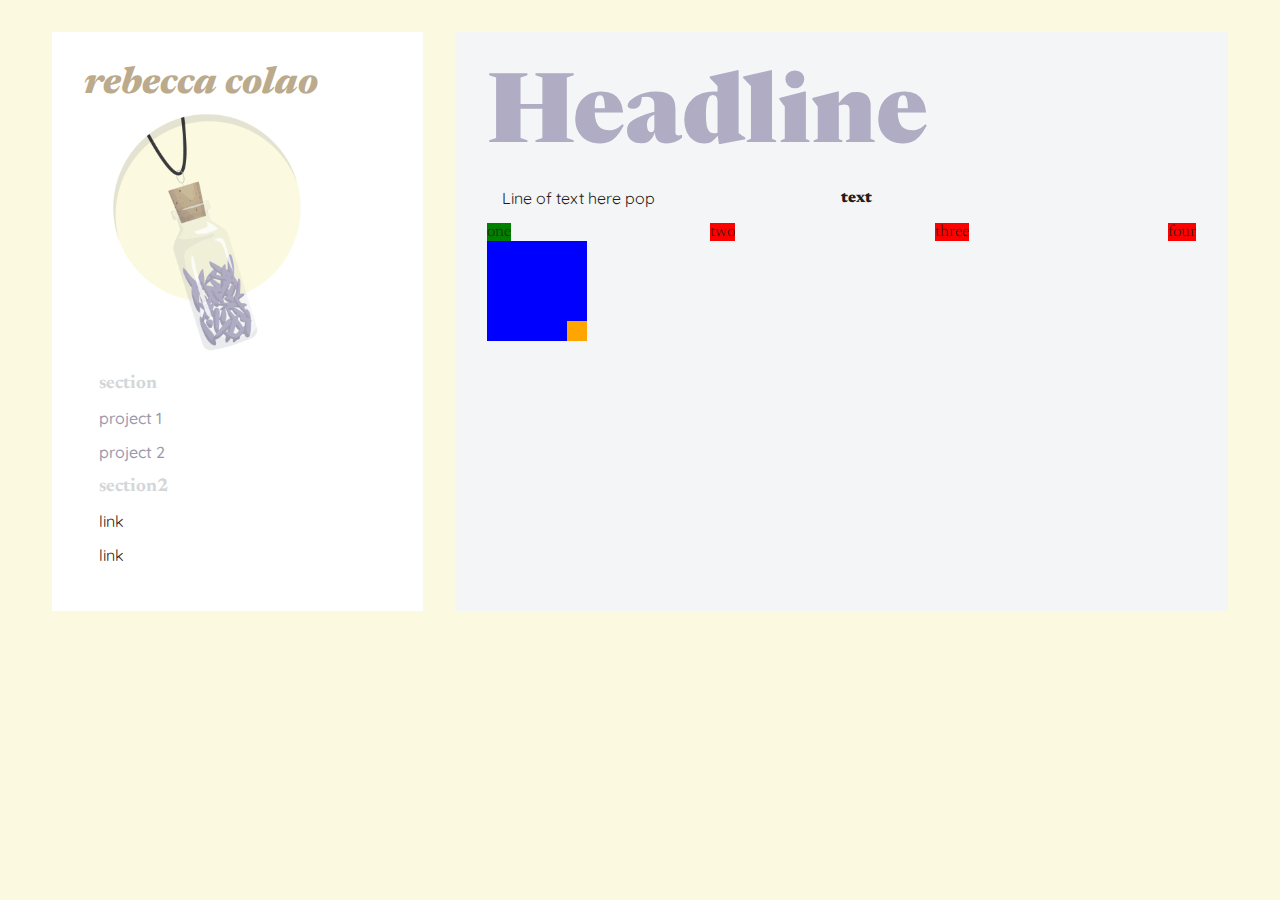
<file: messing-around.html>
<!DOCTYPE html>
<html>
	<head>
		<title>rbxa :: ARTS 486 Web Journal</title>
		
		<script src="https://cdnjs.cloudflare.com/ajax/libs/jquery/3.4.1/jquery.min.js" integrity="sha256-CSXorXvZcTkaix6Yvo6HppcZGetbYMGWSFlBw8HfCJo=" crossorigin="anonymous"></script> 
		<script src="js/main.js"></script>
		
		<link rel="stylesheet" type="text/css" href="css/normalize.css">
		<link rel="stylesheet" type="text/css" href="css/grid.css">
		<link rel="stylesheet" type="text/css" href="css/style.css">

		<meta name="description" content="Web journal coding practice">
		<meta name="author" content="Rebecca Colao">
		<meta name="viewport" content="width=device-width, initial-scale=1.0">

		<link rel="preconnect" href="https://fonts.gstatic.com">
		<link href="https://fonts.googleapis.com/css2?family=Newsreader:ital,wght@0,400;0,800;1,300&display=swap" rel="stylesheet">
		<link rel="preconnect" href="https://fonts.gstatic.com">
		<link href="https://fonts.googleapis.com/css2?family=Quicksand:wght@300;400;500&display=swap" rel="stylesheet">

	</head>

	<body>

		<div id="wrapper">

			<div id="main" class="grid">

				<div id="sidebar" class="width-4-12 width-12-12-m">
					<div id="logo">
						<h2><a href="index.html">rebecca colao</a></h2>

						<a href="index.html"><img src="images/lavender-necklace.png"></a>
					</div>

					<div id="nav">

					<h3>section</h3>
					<p><a href="project1.html">project 1</a></p>
					<p><a href="project2.html">project 2</a></p>
					<h3>section2</h3>
					<p>link</p>
					<p>link</p>

					</div>
				</div>

				<div id="content" class="width-8-12 width-12-12-m">

					<div class="item">

						<h1>Headline</h1>

						<p>Line of text here <span>text</span>pop</p>

						<div class="playground-box flex-version">
							<div class="flex-left">one</div>
							<div class="flex-right">two</div>
							<div class="flex-right">three</div>
							<div class="flex-right">four</div>
						</div>

						<div class="big-box">
							<div class="little-box"></div>
						</div>	

					</div>
				</div>	

			</div>
		</div>

	</body>

</html>
</file>
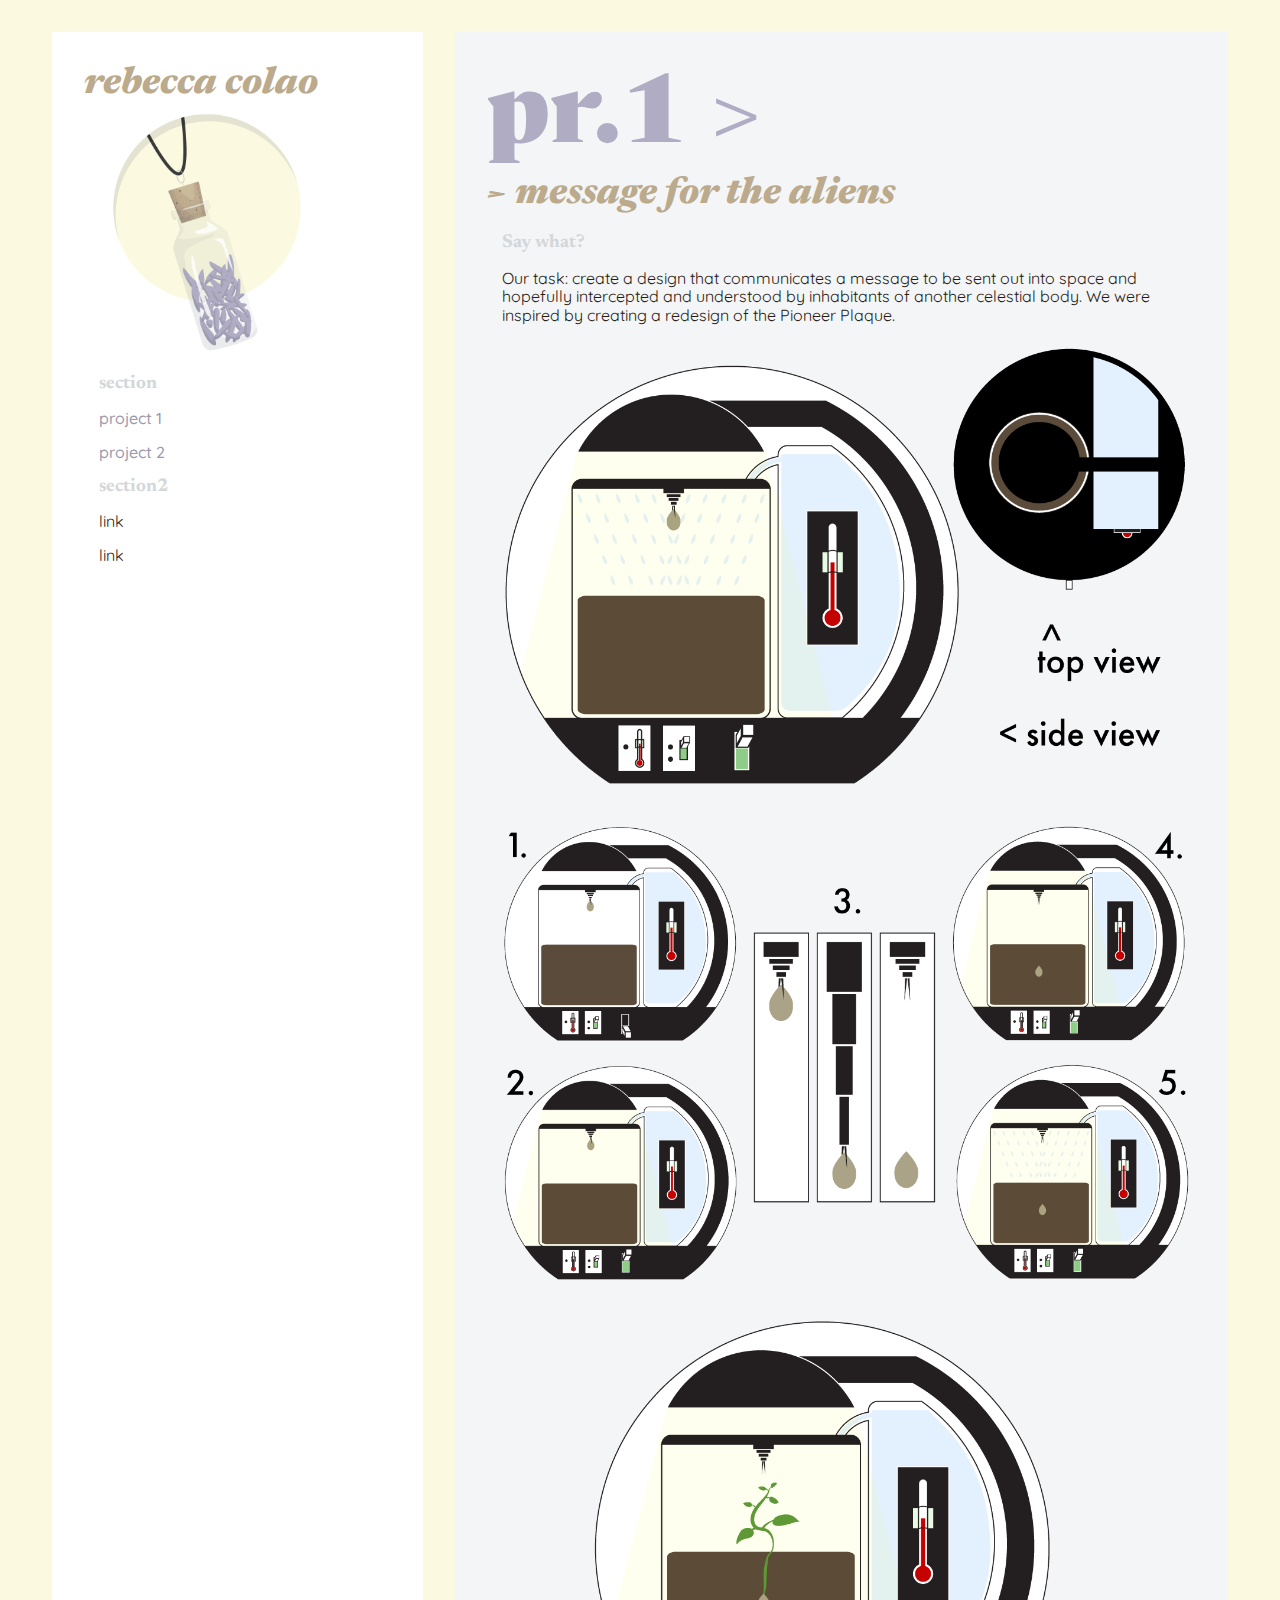
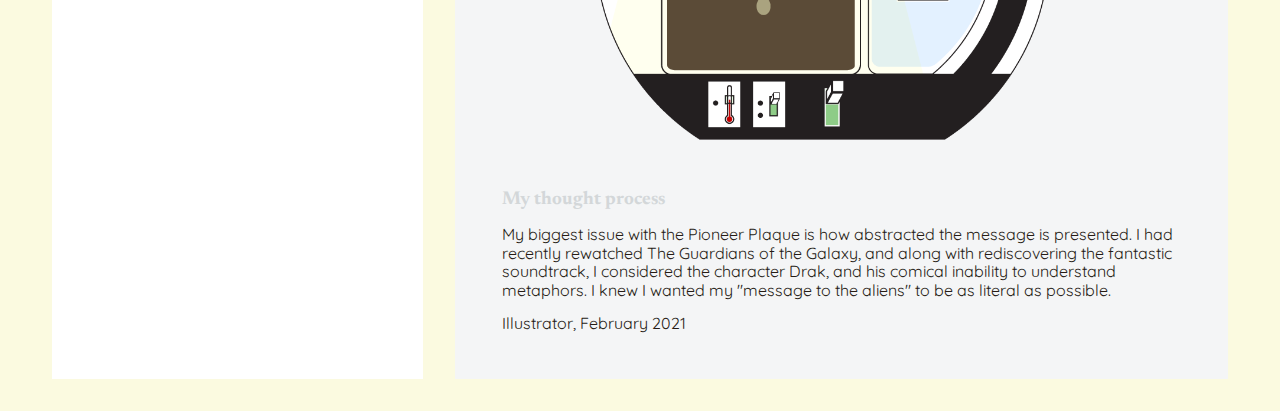
<file: project1.html>
<!DOCTYPE html>
<html>
	<head>
		<title>rbxa :: ARTS 486 Web Journal</title>
		
		<script src="https://cdnjs.cloudflare.com/ajax/libs/jquery/3.4.1/jquery.min.js" integrity="sha256-CSXorXvZcTkaix6Yvo6HppcZGetbYMGWSFlBw8HfCJo=" crossorigin="anonymous"></script> 
		<script src="js/main.js"></script>
		
		<link rel="stylesheet" type="text/css" href="css/normalize.css">
		<link rel="stylesheet" type="text/css" href="css/grid.css">
		<link rel="stylesheet" type="text/css" href="css/style.css">

		<meta name="description" content="Web journal coding practice">
		<meta name="author" content="Rebecca Colao">
		<meta name="viewport" content="width=device-width, initial-scale=1.0">

		<link rel="preconnect" href="https://fonts.gstatic.com">
		<link href="https://fonts.googleapis.com/css2?family=Newsreader:ital,wght@0,400;0,800;1,300&display=swap" rel="stylesheet">
		<link rel="preconnect" href="https://fonts.gstatic.com">
		<link href="https://fonts.googleapis.com/css2?family=Quicksand:wght@300;400;500&display=swap" rel="stylesheet">

	</head>

	<body>

		<div id="wrapper">

			<div id="main" class="grid">

				<div id="sidebar" class="width-4-12 width-12-12-m">
					<div id="logo">
						<h2><a href="index.html">rebecca colao</a></h2>

						<a href="index.html"><img src="images/lavender-necklace.png"></a>
					</div>

					<div id="nav">

					<h3>section</h3>
					<p><a href="project1.html">project 1</a></p>
					<p><a href="project2.html">project 2</a></p>
					<h3>section2</h3>
					<p>link</p>
					<p>link</p>

					</div>
				</div>

				<div id="content" class="width-8-12 width-12-12-m">

					<div class="item">

					<h1>pr.1 ></h1>
						<h2>> message for the aliens</h2>
						<h3>Say what?</h3>
						<p>
							Our task: create a design that communicates a message to be sent out into space and hopefully intercepted and understood by inhabitants of another celestial body. We were inspired by creating a redesign of the Pioneer Plaque.
						</p>

						<div id="projects">
							<img src="images/Message-for-the-aliens.png">
							<img src="images/Message-for-the-aliens-2.png">
							<img src="images/Message-for-the-aliens-3.png">
						</div>
						
						<h3>My thought process</h3>
						<p>
							My biggest issue with the Pioneer Plaque is how abstracted the message is presented. I had recently rewatched The Guardians of the Galaxy, and along with rediscovering the fantastic soundtrack, I considered the character Drak, and his comical inability to understand metaphors. I knew I wanted my "message to the aliens" to be as literal as possible. 
						</p>
						<p>
							Illustrator, February 2021
						</p>

					</div>
				</div>	

			</div>
		</div>

	</body>

</html>
</file>
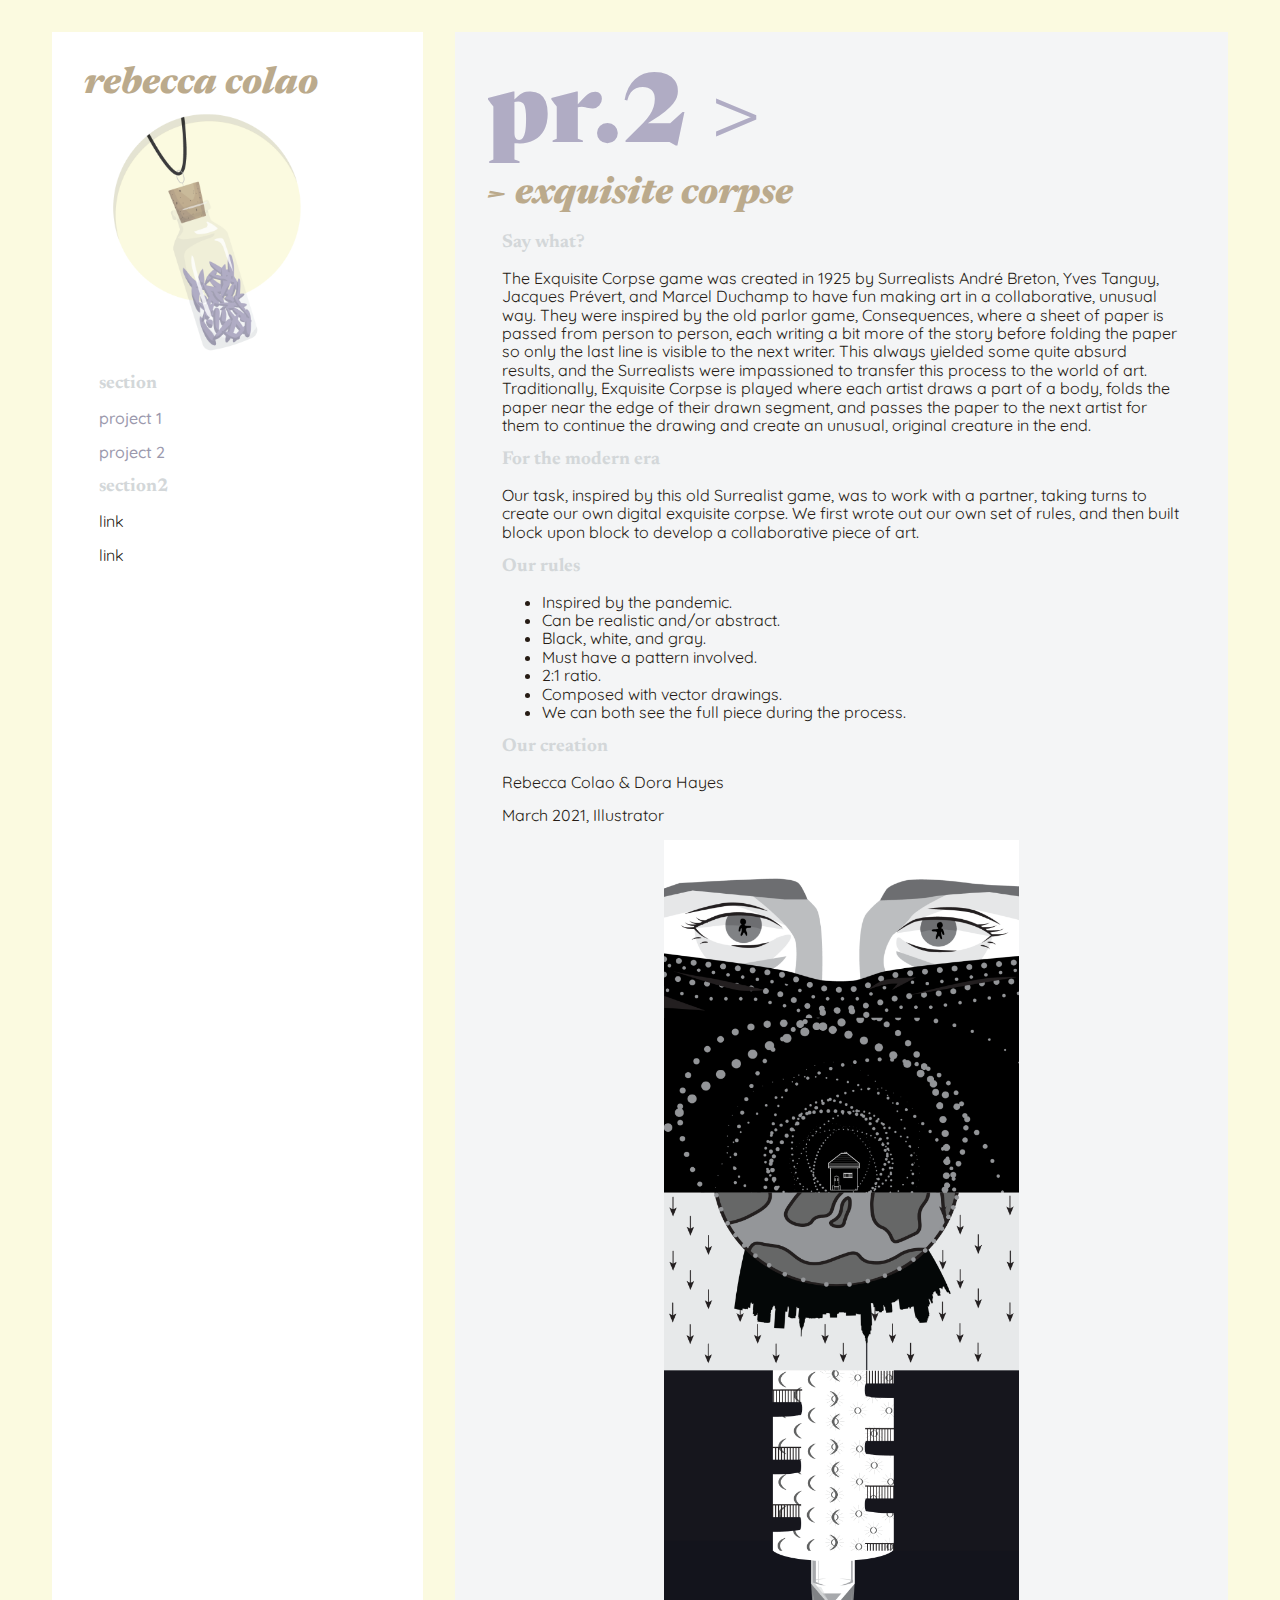
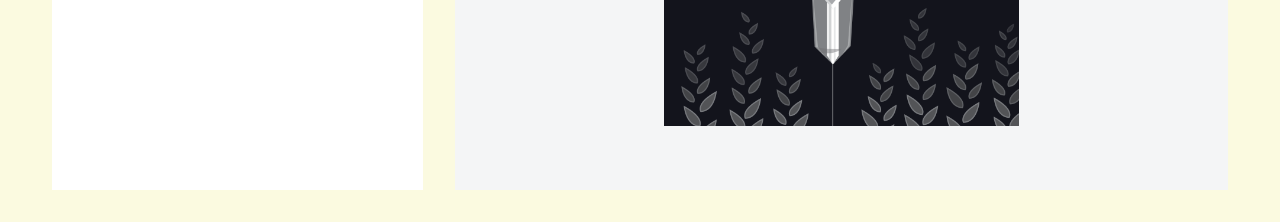
<file: project2.html>
<!DOCTYPE html>
<html>
	<head>
		<title>rbxa :: ARTS 486 Web Journal</title>
		
		<script src="https://cdnjs.cloudflare.com/ajax/libs/jquery/3.4.1/jquery.min.js" integrity="sha256-CSXorXvZcTkaix6Yvo6HppcZGetbYMGWSFlBw8HfCJo=" crossorigin="anonymous"></script> 
		<script src="js/main.js"></script>
		
		<link rel="stylesheet" type="text/css" href="css/normalize.css">
		<link rel="stylesheet" type="text/css" href="css/grid.css">
		<link rel="stylesheet" type="text/css" href="css/style.css">

		<meta name="description" content="Web journal coding practice">
		<meta name="author" content="Rebecca Colao">
		<meta name="viewport" content="width=device-width, initial-scale=1.0">

		<link rel="preconnect" href="https://fonts.gstatic.com">
		<link href="https://fonts.googleapis.com/css2?family=Newsreader:ital,wght@0,400;0,800;1,300&display=swap" rel="stylesheet">
		<link rel="preconnect" href="https://fonts.gstatic.com">
		<link href="https://fonts.googleapis.com/css2?family=Quicksand:wght@300;400;500&display=swap" rel="stylesheet">

	</head>

	<body>

		<div id="wrapper">

			<div id="main" class="grid">

				<div id="sidebar" class="width-4-12 width-12-12-m">
					<div id="logo">
						<h2><a href="index.html">rebecca colao</a></h2>

						<a href="index.html"><img src="images/lavender-necklace.png"></a>
					</div>

					<div id="nav">

					<h3>section</h3>
					<p><a href="project1.html">project 1</a></p>
					<p><a href="project2.html">project 2</a></p>
					<h3>section2</h3>
					<p>link</p>
					<p>link</p>

					</div>
				</div>

				<div id="content" class="width-8-12 width-12-12-m">

					<div class="item">

					<h1>pr.2 ></h1>
						<h2>> exquisite corpse</h2>
						<h3>Say what?</h3>
						<p>
							The Exquisite Corpse game was created in 1925 by Surrealists André Breton, Yves Tanguy, Jacques Prévert, and Marcel Duchamp to have fun making art in a collaborative, unusual way. They were inspired by the old parlor game, Consequences, where a sheet of paper is passed from person to person, each writing a bit more of the story before folding the paper so only the last line is visible to the next writer. This always yielded some quite absurd results, and the Surrealists were impassioned to transfer this process to the world of art. Traditionally, Exquisite Corpse is played where each artist draws a part of a body, folds the paper near the edge of their drawn segment, and passes the paper to the next artist for them to continue the drawing and create an unusual, original creature in the end.
						</p>
						<h3>For the modern era</h3>
						<p>
							Our task, inspired by this old Surrealist game, was to work with a partner, taking turns to create our own digital exquisite corpse. We first wrote out our own set of rules, and then built block upon block to develop a collaborative piece of art.
						</p>
						<h3>Our rules</h3>
						<ul>
							<li>Inspired by the pandemic.</li>
							<li>Can be realistic and/or abstract.</li>
							<li>Black, white, and gray.</li>
							<li>Must have a pattern involved.</li>
							<li>2:1 ratio.</li>
							<li>Composed with vector drawings.</li>
							<li>We can both see the full piece during the process.</li>
						</ul>

						<!--<div id="exquisite">
							<div class="grid">
								<div class="width-2-12 width-0-12-m"></div>
								<div class="width-8-12 width-12-12-m">
									<img src="images/pandemic-block-rules.png">
								</div>
								<div class="width-2-12 width-0-12-m"></div>
							</div>
						</div>-->
						<h3>Our creation</h3>
						<p>Rebecca Colao & Dora Hayes</p>
						<p>March 2021, Illustrator</p>
						<div id="exquisite">
							<div class="grid">
								<div class="width-3-12 width-0-12-m"></div>
								<div class="width-6-12 width-12-12-m">
									<img src="images/pandemic-blocks-5-updated.png">
								</div>
								<div class="width-3-12 width-0-12-m"></div>
								<!--<div class="width-3-12 width-0-12-m"></div>
								<div class="width-6-12 width-12-12-m">
									<img src="images/pandemic-block1.png">
								</div>
								<div class="width-3-12 width-0-12-m"></div>
								<div class="width-3-12 width-0-12-m"></div>
								<div class="width-6-12 width-12-12-m">
									<img src="images/pandemic-block2.png">
								</div>
								<div class="width-3-12 width-0-12-m"></div>
								<div class="width-3-12 width-0-12-m"></div>
								<div class="width-6-12 width-12-12-m">
									<img src="images/pandemic-block3.png">
								</div>
								<div class="width-3-12 width-0-12-m"></div>
								<div class="width-3-12 width-0-12-m"></div>
								<div class="width-6-12 width-12-12-m">
									<img src="images/pandemic-block4.png">
								</div>
								<div class="width-3-12 width-0-12-m"></div>
								<div class="width-3-12 width-0-12-m"></div>
								<div class="width-6-12 width-12-12-m">
									<img src="images/pandemic-block5.png">
								</div>
								<div class="width-3-12 width-0-12-m"></div>-->
							</div>
						</div>

					</div>
				</div>	

			</div>
		</div>

	</body>

</html>
</file>
<file: css/grid.css>
/* G R I D */

.grid {
  display: grid;
  grid-template-columns: repeat(12, 1fr);
  grid-gap: 1rem;
}

.grid div {
  /*background-color:rgba(0,0,0,0.04);*/
}

/* H E I G H T */

.height-2 {
	grid-row: span 2;
}

.height-3 {
	grid-row: span 3;
}

/* M O B I L E */

.width-1-12-m {
  grid-column: span 1;
}

.width-2-12-m {
  grid-column: span 2;
}

.width-3-12-m {
  grid-column: span 3;
}

.width-4-12-m {
  grid-column: span 4;
}

.width-5-12-m {
  grid-column: span 5;
}

.width-6-12-m {
  grid-column: span 6;
}

.width-7-12-m {
  grid-column: span 7;
}

.width-8-12-m {
  grid-column: span 8;
}

.width-9-12-m {
  grid-column: span 9;
}

.width-10-12-m {
  grid-column: span 10;
}

.width-11-12-m {
  grid-column: span 11;
}

.width-12-12-m {
  grid-column: span 12;
}

/* D E S K T O P / L A P T O P */

@media (min-width: 700px) {

  .grid {
    grid-gap: 2rem;
  }

  .width-1-12 {
    grid-column: span 1;
  }

  .width-2-12 {
    grid-column: span 2;
  }

  .width-3-12 {
    grid-column: span 3;
  }

  .width-4-12 {
    grid-column: span 4;
  }

  .width-5-12 {
    grid-column: span 5;
  }

  .width-6-12 {
    grid-column: span 6;
  }

  .width-7-12 {
    grid-column: span 7;
  }

  .width-8-12 {
    grid-column: span 8;
  }

  .width-9-12 {
    grid-column: span 9;
  }

  .width-10-12 {
    grid-column: span 10;
  }

  .width-11-12 {
    grid-column: span 11;
  }

  .width-12-12 {
    grid-column: span 12;
  }

}
</file>
<file: css/style.css>
/*stylesheet*/

/*earthy colors:
white #f7f7f2;
black: #261c15;
m green: #c5d86d;
l green: #e4e6c3;
orange: #f05d23;

lav colors:
yellow: #fbfae0;
grey: #D3D7D9;
l purple: #b0acc4;
d purple: #9b99ad;
brown: #bbaa8c;
*/

body {
	margin: 20px;
	font-family: 'Newsreader', serif;
	font-weight: 300;
	background-color: #fbfae0;
	color: #261c15;
}

h1 {
	font-weight: 800;
	font-size: 72pt;
	margin: 0px;
	color: #b0acc4;
}

h2 {
	color: #bbaa8c;
	font-weight: 800;
	font-size: 28pt;
	margin: 0px;
	font-style: italic;
}

h3 {
	color: #D3D7D9;
	margin: 15px;
}

p {
	font-family: 'Quicksand', sans-serif;
	font-weight: 400;
	font-size: 12pt;
	margin: 15px;
}

ul {
	font-family: 'Quicksand', sans-serif;
	font-weight: 400;
	font-size: 12pt;
	margin: 15px;
}

#wrapper {
	margin: 2em auto;
	max-width: 1200px;
	padding: 0 2em;
}

#main {
}

#sidebar {
	background: white;
	padding: 2em;
}

#logo a {
	text-decoration: none;
	color: #bbaa8c;
}

#logo img {
	width: 80%;
	height: auto;
}

#content {
	background: #F4F5F6;
	padding: 2em;
}

#projects img {
	width: 100%;
	height: auto;
}

#nav a {
	color: #9b99ad;
	text-decoration: none;
	transition: background .3s ease-in-out;
	font-weight: 500;
}

#nav a:hover {
	color: #9b99ad;
	text-decoration: none;
	background: #fbfae0;
}

#project-grid {
	margin-bottom: 2em;
}

#project-grid .grid-item {
	position: relative;
}

#project-grid .grid-item img {
	display: block;
	width: 100%;
	height: auto;
}

#project-grid .grid-item .overlay {
	transition: all .3s ease-in-out;
	opacity: 0;
	position: absolute;
	top: 0;
	left: 0;
	width: 100%;
	height: 100%;
	background: rgba(0,0,0,0.3);
	display: flex;
	align-items: center;
	justify-content: center;
}

#project-grid .grid-item:hover .overlay {
	opacity: 1;
}

#project-grid .grid-item .overlay .project-title h3 {

}

#exquisite {
	position: relative;
	margin-bottom: 2em;
}

#exquisite .grid {
	grid-gap: 0;
}

#exquisite .grid img {
	margin-bottom: 0;
	width: 100%;
	height: auto;
	display: block;
}

.item span {
	font-weight: 800;
	font-family: 'Newsreader';
	display: block;
	float: right;
	width: 50%;
}

.item .flex-version {
	display: flex;
	justify-content: space-between;
}

.item .flex-left {
	background: green;
}

.item .flex-right {
	background: red;
}

#topnav ul {
	list-style: none;
	padding-left: 0;
	margin: 0;
	display: flex;
}

#topnav li {
	margin-right: 2em;
	margin-bottom: 0;
}

.big-box {
	background: blue;
	width: 100px;
	height: 100px;
	display: flex;
	justify-content: flex-end;
	align-items: flex-end;
}

.little-box {
	background: orange;
	width: 20px;
	height: 20px;
}

/*
#exquisite {
	position: relative;
}

#exquisite .grid {
	grid-gap: 0px;
	margin: 0;
}

#exquisite .grid img {
	margin-bottom: 0;
	margin-top: 0;
	width: 100%;
	height: auto;
}

*/

@media (max-width: 699px) {
	
	#wrapper {
		margin: 2em auto;
		padding: 0em;
	}

	#main {
		margin: 1em;
		padding: 2em;
	}

}
</file>
